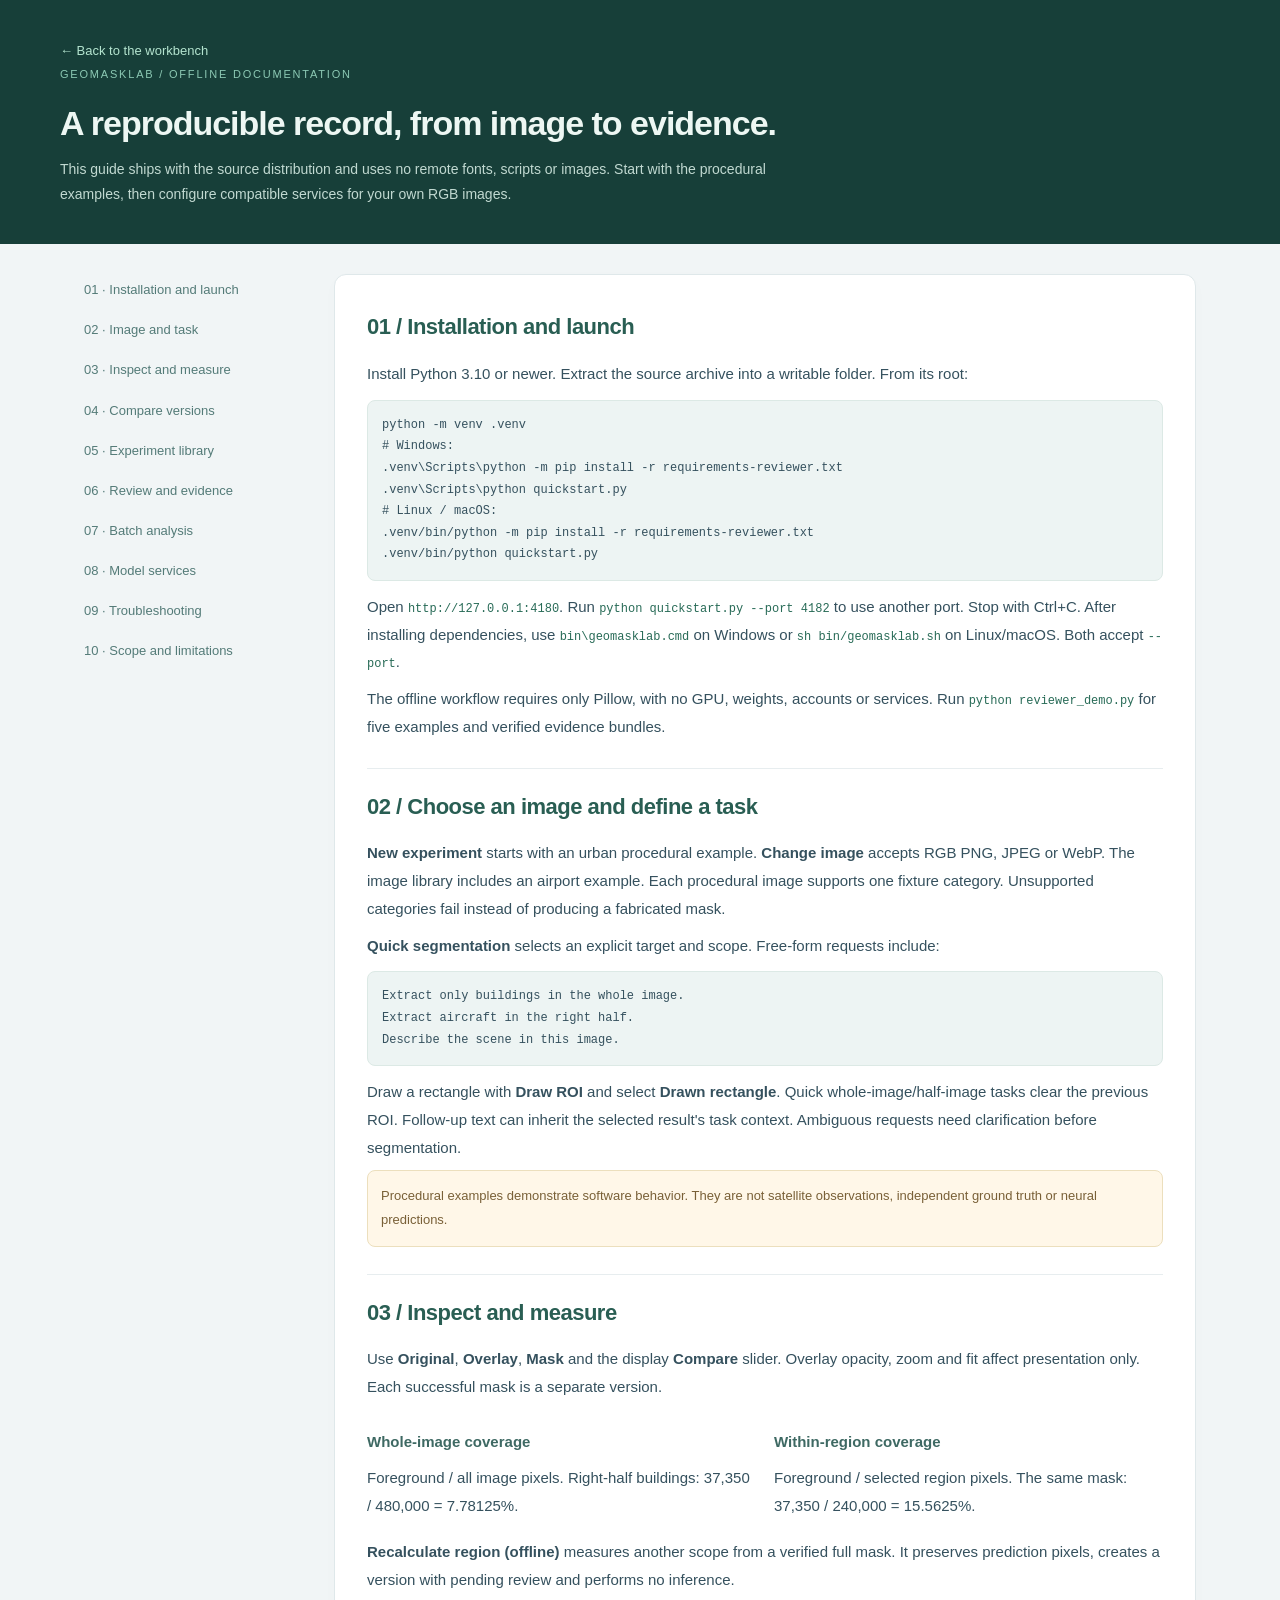
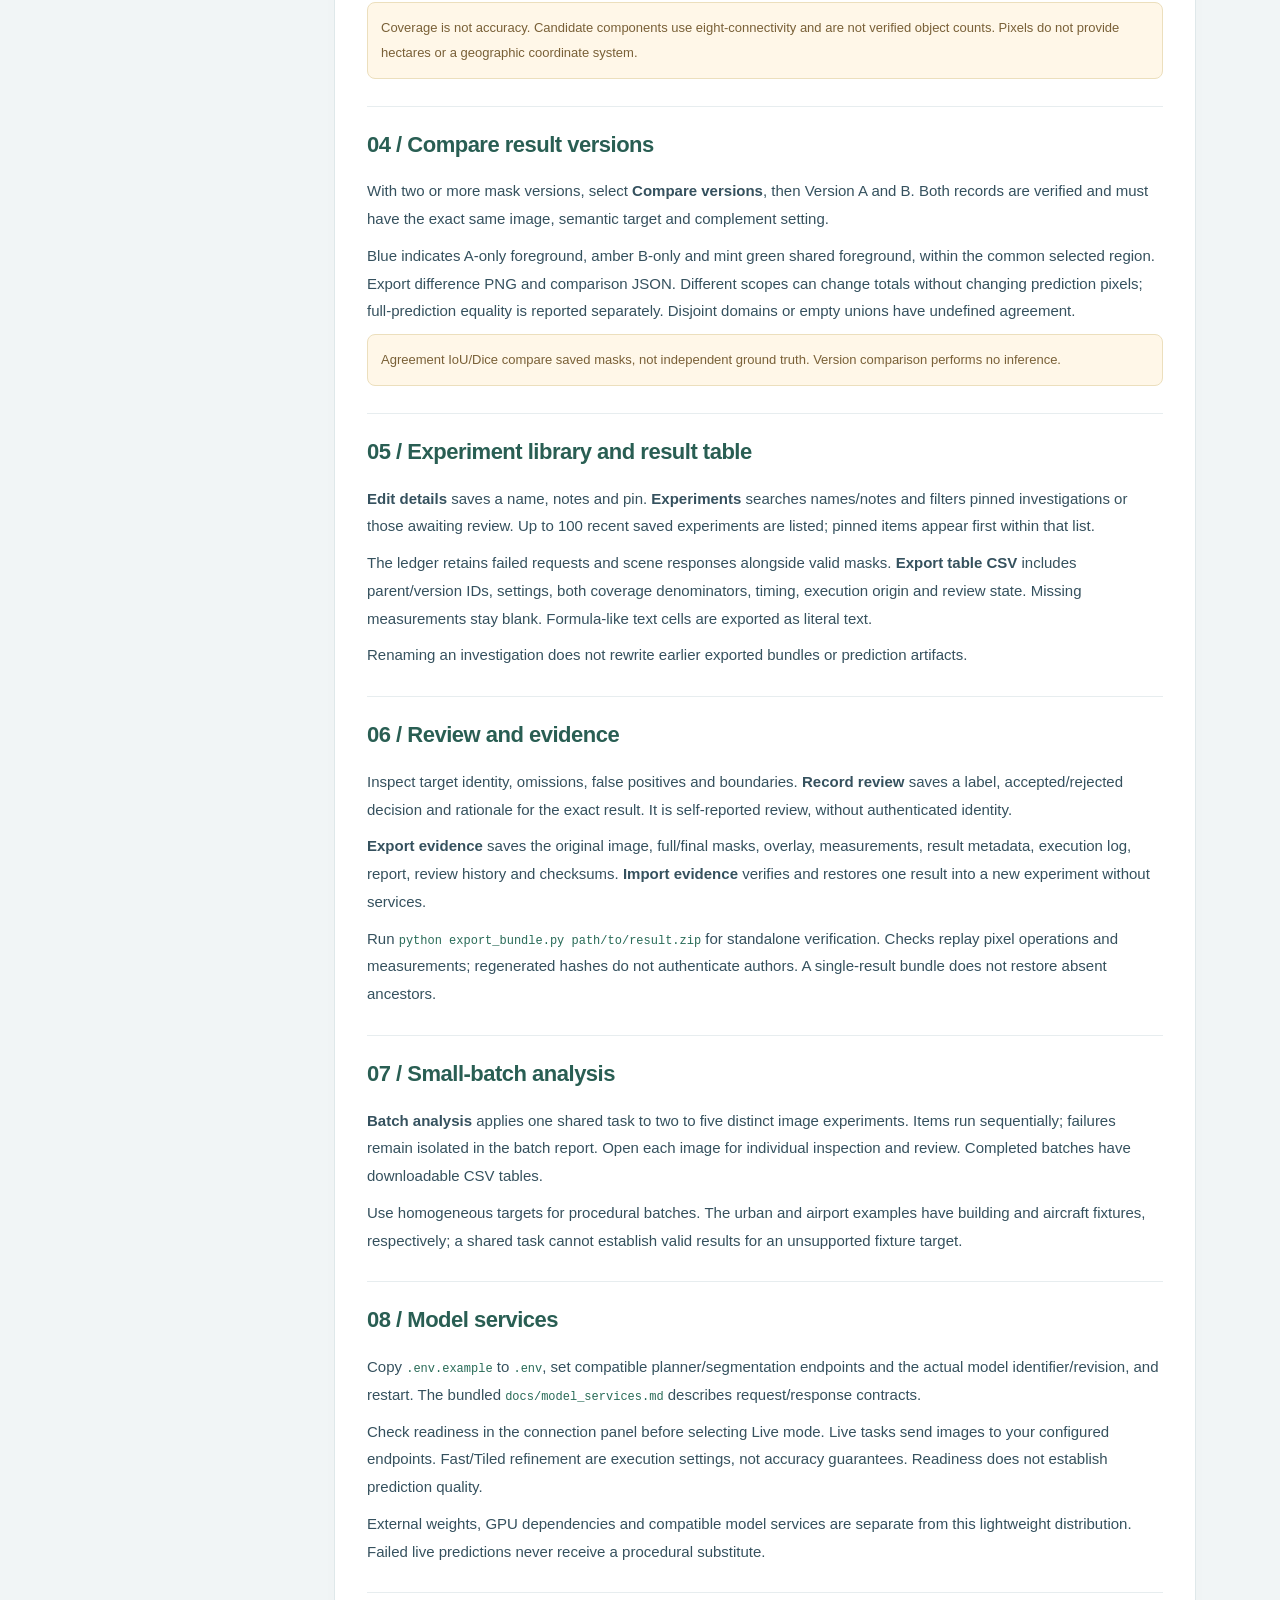
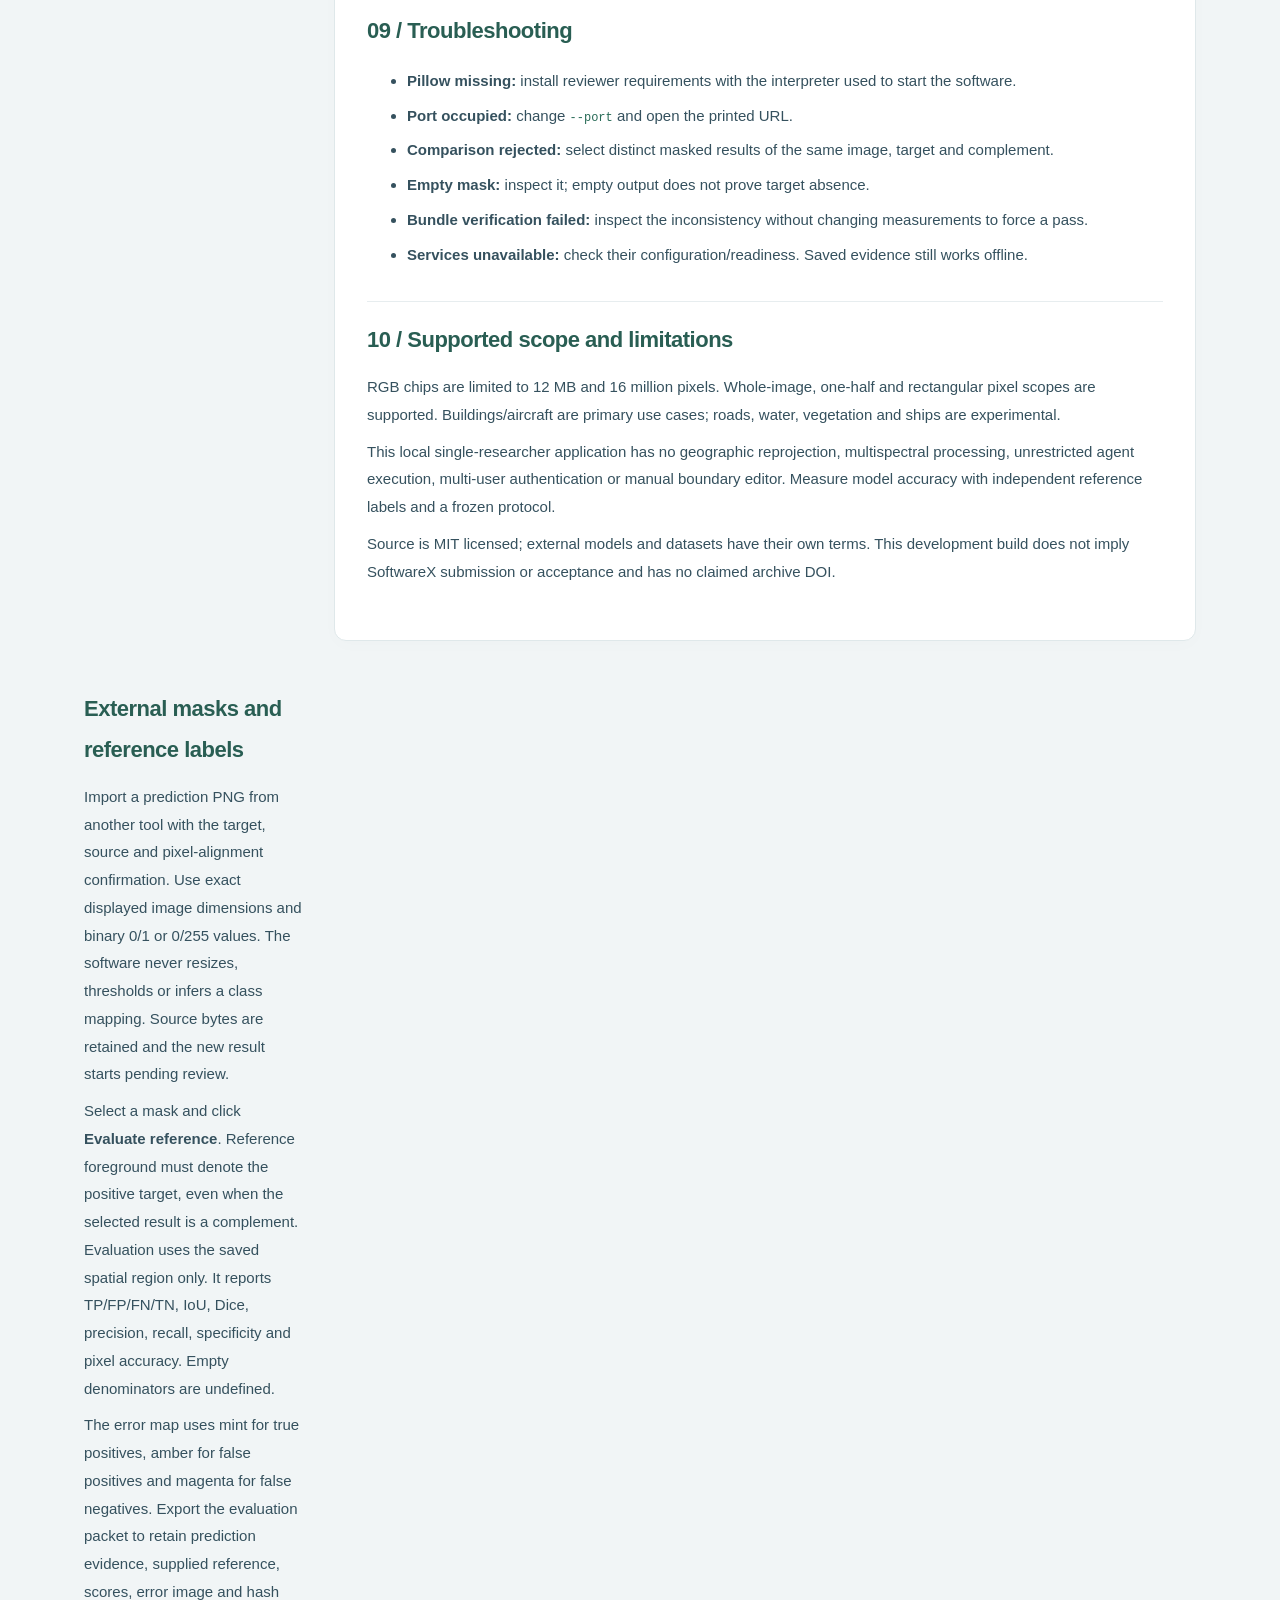
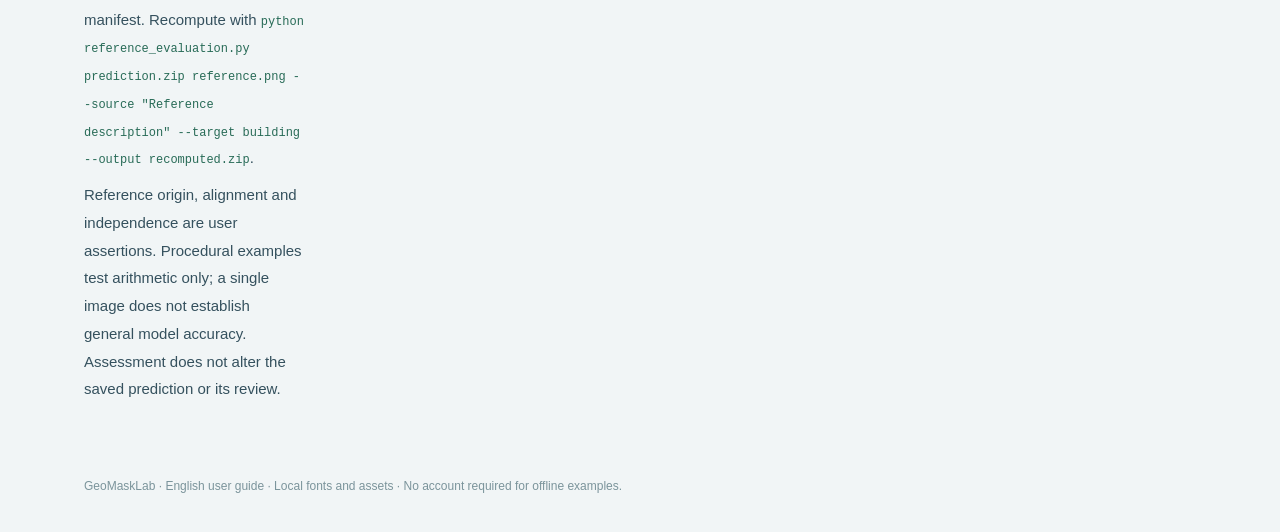
<file: web/help.html>
<!doctype html>
<html lang="en"><head><meta charset="utf-8"><meta name="viewport" content="width=device-width,initial-scale=1"><title>GeoMaskLab · Offline User Guide</title><style>
*{box-sizing:border-box}html{scroll-behavior:smooth}body{margin:0;background:#f1f5f6;color:#35515e;font:15px/1.85 Arial,Helvetica,sans-serif}a{color:#23795d}header{background:#173f39;color:#edf7f3;padding:36px max(24px,calc((100vw - 1160px)/2))}header a{color:#b4e4cf;text-decoration:none;font-size:13px}h1{font-size:34px;line-height:1.25;margin:18px 0 12px;letter-spacing:-1px}header p{font-size:14px;max-width:750px;color:#c1d9d1;margin:0}main{max-width:1160px;display:grid;grid-template-columns:220px minmax(0,1fr);gap:30px;margin:30px auto;padding:0 24px}nav{position:sticky;top:24px;align-self:start;display:grid;gap:8px;font-size:13px}nav a{text-decoration:none;padding:4px 0;color:#547b78}article{background:#fff;padding:14px 32px 28px;border:1px solid #dfe8ea;border-radius:12px;box-shadow:0 4px 18px #29484a04}section{padding:18px 0;border-bottom:1px solid #e7edef;scroll-margin-top:20px}section:last-child{border:0}h2{font-size:22px;color:#295e53;margin:0 0 12px;letter-spacing:-.5px}h3{font-size:15px;color:#3e6963;margin:18px 0 6px}p{margin:9px 0}li{margin:7px 0}pre{background:#edf4f3;border:1px solid #dce9e5;border-radius:8px;padding:14px;overflow:auto;font:12px/1.8 Consolas,monospace}code{font:12px/1.7 Consolas,monospace;color:#286b57}.note{background:#fff7e8;border:1px solid #ecdfbd;border-radius:8px;padding:13px;font-size:13px;color:#796037}.columns{display:grid;grid-template-columns:1fr 1fr;gap:18px}.badge{font-size:11px;text-transform:uppercase;letter-spacing:1.8px;color:#8cc9b4}footer{max-width:1160px;margin:0 auto;padding:15px 24px 35px;font-size:12px;color:#7b949b}:focus-visible{outline:3px solid #438ce0;outline-offset:4px}@media(max-width:760px){main{display:block;margin:18px auto;padding:0 14px}nav{position:static;grid-template-columns:1fr 1fr;margin-bottom:20px;gap:5px}article{padding:12px 20px}.columns{grid-template-columns:1fr}header{padding:28px 22px}h1{font-size:29px}body{font-size:14px}}@media(prefers-reduced-motion:reduce){html{scroll-behavior:auto}}
</style></head><body><header><a href="/">← Back to the workbench</a><div class="badge">GEOMASKLAB / OFFLINE DOCUMENTATION</div><h1>A reproducible record, from image to evidence.</h1><p>This guide ships with the source distribution and uses no remote fonts, scripts or images. Start with the procedural examples, then configure compatible services for your own RGB images.</p></header><main><nav aria-label="Guide contents"><a href="#start">01 · Installation and launch</a><a href="#task">02 · Image and task</a><a href="#inspect">03 · Inspect and measure</a><a href="#compare">04 · Compare versions</a><a href="#experiments">05 · Experiment library</a><a href="#review">06 · Review and evidence</a><a href="#batch">07 · Batch analysis</a><a href="#models">08 · Model services</a><a href="#errors">09 · Troubleshooting</a><a href="#boundaries">10 · Scope and limitations</a></nav><article>
<section id="start"><h2>01 / Installation and launch</h2><p>Install Python 3.10 or newer. Extract the source archive into a writable folder. From its root:</p><pre>python -m venv .venv
# Windows:
.venv\Scripts\python -m pip install -r requirements-reviewer.txt
.venv\Scripts\python quickstart.py
# Linux / macOS:
.venv/bin/python -m pip install -r requirements-reviewer.txt
.venv/bin/python quickstart.py</pre><p>Open <code>http://127.0.0.1:4180</code>. Run <code>python quickstart.py --port 4182</code> to use another port. Stop with Ctrl+C. After installing dependencies, use <code>bin\geomasklab.cmd</code> on Windows or <code>sh bin/geomasklab.sh</code> on Linux/macOS. Both accept <code>--port</code>.</p><p>The offline workflow requires only Pillow, with no GPU, weights, accounts or services. Run <code>python reviewer_demo.py</code> for five examples and verified evidence bundles.</p></section>
<section id="task"><h2>02 / Choose an image and define a task</h2><p><strong>New experiment</strong> starts with an urban procedural example. <strong>Change image</strong> accepts RGB PNG, JPEG or WebP. The image library includes an airport example. Each procedural image supports one fixture category. Unsupported categories fail instead of producing a fabricated mask.</p><p><strong>Quick segmentation</strong> selects an explicit target and scope. Free-form requests include:</p><pre>Extract only buildings in the whole image.
Extract aircraft in the right half.
Describe the scene in this image.</pre><p>Draw a rectangle with <strong>Draw ROI</strong> and select <strong>Drawn rectangle</strong>. Quick whole-image/half-image tasks clear the previous ROI. Follow-up text can inherit the selected result's task context. Ambiguous requests need clarification before segmentation.</p><p class="note">Procedural examples demonstrate software behavior. They are not satellite observations, independent ground truth or neural predictions.</p></section>
<section id="inspect"><h2>03 / Inspect and measure</h2><p>Use <strong>Original</strong>, <strong>Overlay</strong>, <strong>Mask</strong> and the display <strong>Compare</strong> slider. Overlay opacity, zoom and fit affect presentation only. Each successful mask is a separate version.</p><div class="columns"><div><h3>Whole-image coverage</h3><p>Foreground / all image pixels. Right-half buildings: 37,350 / 480,000 = 7.78125%.</p></div><div><h3>Within-region coverage</h3><p>Foreground / selected region pixels. The same mask: 37,350 / 240,000 = 15.5625%.</p></div></div><p><strong>Recalculate region (offline)</strong> measures another scope from a verified full mask. It preserves prediction pixels, creates a version with pending review and performs no inference.</p><p class="note">Coverage is not accuracy. Candidate components use eight-connectivity and are not verified object counts. Pixels do not provide hectares or a geographic coordinate system.</p></section>
<section id="compare"><h2>04 / Compare result versions</h2><p>With two or more mask versions, select <strong>Compare versions</strong>, then Version A and B. Both records are verified and must have the exact same image, semantic target and complement setting.</p><p>Blue indicates A-only foreground, amber B-only and mint green shared foreground, within the common selected region. Export difference PNG and comparison JSON. Different scopes can change totals without changing prediction pixels; full-prediction equality is reported separately. Disjoint domains or empty unions have undefined agreement.</p><p class="note">Agreement IoU/Dice compare saved masks, not independent ground truth. Version comparison performs no inference.</p></section>
<section id="experiments"><h2>05 / Experiment library and result table</h2><p><strong>Edit details</strong> saves a name, notes and pin. <strong>Experiments</strong> searches names/notes and filters pinned investigations or those awaiting review. Up to 100 recent saved experiments are listed; pinned items appear first within that list.</p><p>The ledger retains failed requests and scene responses alongside valid masks. <strong>Export table CSV</strong> includes parent/version IDs, settings, both coverage denominators, timing, execution origin and review state. Missing measurements stay blank. Formula-like text cells are exported as literal text.</p><p>Renaming an investigation does not rewrite earlier exported bundles or prediction artifacts.</p></section>
<section id="review"><h2>06 / Review and evidence</h2><p>Inspect target identity, omissions, false positives and boundaries. <strong>Record review</strong> saves a label, accepted/rejected decision and rationale for the exact result. It is self-reported review, without authenticated identity.</p><p><strong>Export evidence</strong> saves the original image, full/final masks, overlay, measurements, result metadata, execution log, report, review history and checksums. <strong>Import evidence</strong> verifies and restores one result into a new experiment without services.</p><p>Run <code>python export_bundle.py path/to/result.zip</code> for standalone verification. Checks replay pixel operations and measurements; regenerated hashes do not authenticate authors. A single-result bundle does not restore absent ancestors.</p></section>
<section id="batch"><h2>07 / Small-batch analysis</h2><p><strong>Batch analysis</strong> applies one shared task to two to five distinct image experiments. Items run sequentially; failures remain isolated in the batch report. Open each image for individual inspection and review. Completed batches have downloadable CSV tables.</p><p>Use homogeneous targets for procedural batches. The urban and airport examples have building and aircraft fixtures, respectively; a shared task cannot establish valid results for an unsupported fixture target.</p></section>
<section id="models"><h2>08 / Model services</h2><p>Copy <code>.env.example</code> to <code>.env</code>, set compatible planner/segmentation endpoints and the actual model identifier/revision, and restart. The bundled <code>docs/model_services.md</code> describes request/response contracts.</p><p>Check readiness in the connection panel before selecting Live mode. Live tasks send images to your configured endpoints. Fast/Tiled refinement are execution settings, not accuracy guarantees. Readiness does not establish prediction quality.</p><p>External weights, GPU dependencies and compatible model services are separate from this lightweight distribution. Failed live predictions never receive a procedural substitute.</p></section>
<section id="errors"><h2>09 / Troubleshooting</h2><ul><li><strong>Pillow missing:</strong> install reviewer requirements with the interpreter used to start the software.</li><li><strong>Port occupied:</strong> change <code>--port</code> and open the printed URL.</li><li><strong>Comparison rejected:</strong> select distinct masked results of the same image, target and complement.</li><li><strong>Empty mask:</strong> inspect it; empty output does not prove target absence.</li><li><strong>Bundle verification failed:</strong> inspect the inconsistency without changing measurements to force a pass.</li><li><strong>Services unavailable:</strong> check their configuration/readiness. Saved evidence still works offline.</li></ul></section>
<section id="boundaries"><h2>10 / Supported scope and limitations</h2><p>RGB chips are limited to 12 MB and 16 million pixels. Whole-image, one-half and rectangular pixel scopes are supported. Buildings/aircraft are primary use cases; roads, water, vegetation and ships are experimental.</p><p>This local single-researcher application has no geographic reprojection, multispectral processing, unrestricted agent execution, multi-user authentication or manual boundary editor. Measure model accuracy with independent reference labels and a frozen protocol.</p><p>Source is MIT licensed; external models and datasets have their own terms. This development build does not imply SoftwareX submission or acceptance and has no claimed archive DOI.</p></section>
</article><section id="reference"><h2>External masks and reference labels</h2><p>Import a prediction PNG from another tool with the target, source and pixel-alignment confirmation. Use exact displayed image dimensions and binary 0/1 or 0/255 values. The software never resizes, thresholds or infers a class mapping. Source bytes are retained and the new result starts pending review.</p><p>Select a mask and click <strong>Evaluate reference</strong>. Reference foreground must denote the positive target, even when the selected result is a complement. Evaluation uses the saved spatial region only. It reports TP/FP/FN/TN, IoU, Dice, precision, recall, specificity and pixel accuracy. Empty denominators are undefined.</p><p>The error map uses mint for true positives, amber for false positives and magenta for false negatives. Export the evaluation packet to retain prediction evidence, supplied reference, scores, error image and hash manifest. Recompute with <code>python reference_evaluation.py prediction.zip reference.png --source "Reference description" --target building --output recomputed.zip</code>.</p><p>Reference origin, alignment and independence are user assertions. Procedural examples test arithmetic only; a single image does not establish general model accuracy. Assessment does not alter the saved prediction or its review.</p></section></main><footer>GeoMaskLab · English user guide · Local fonts and assets · No account required for offline examples.</footer></body></html>
</file>
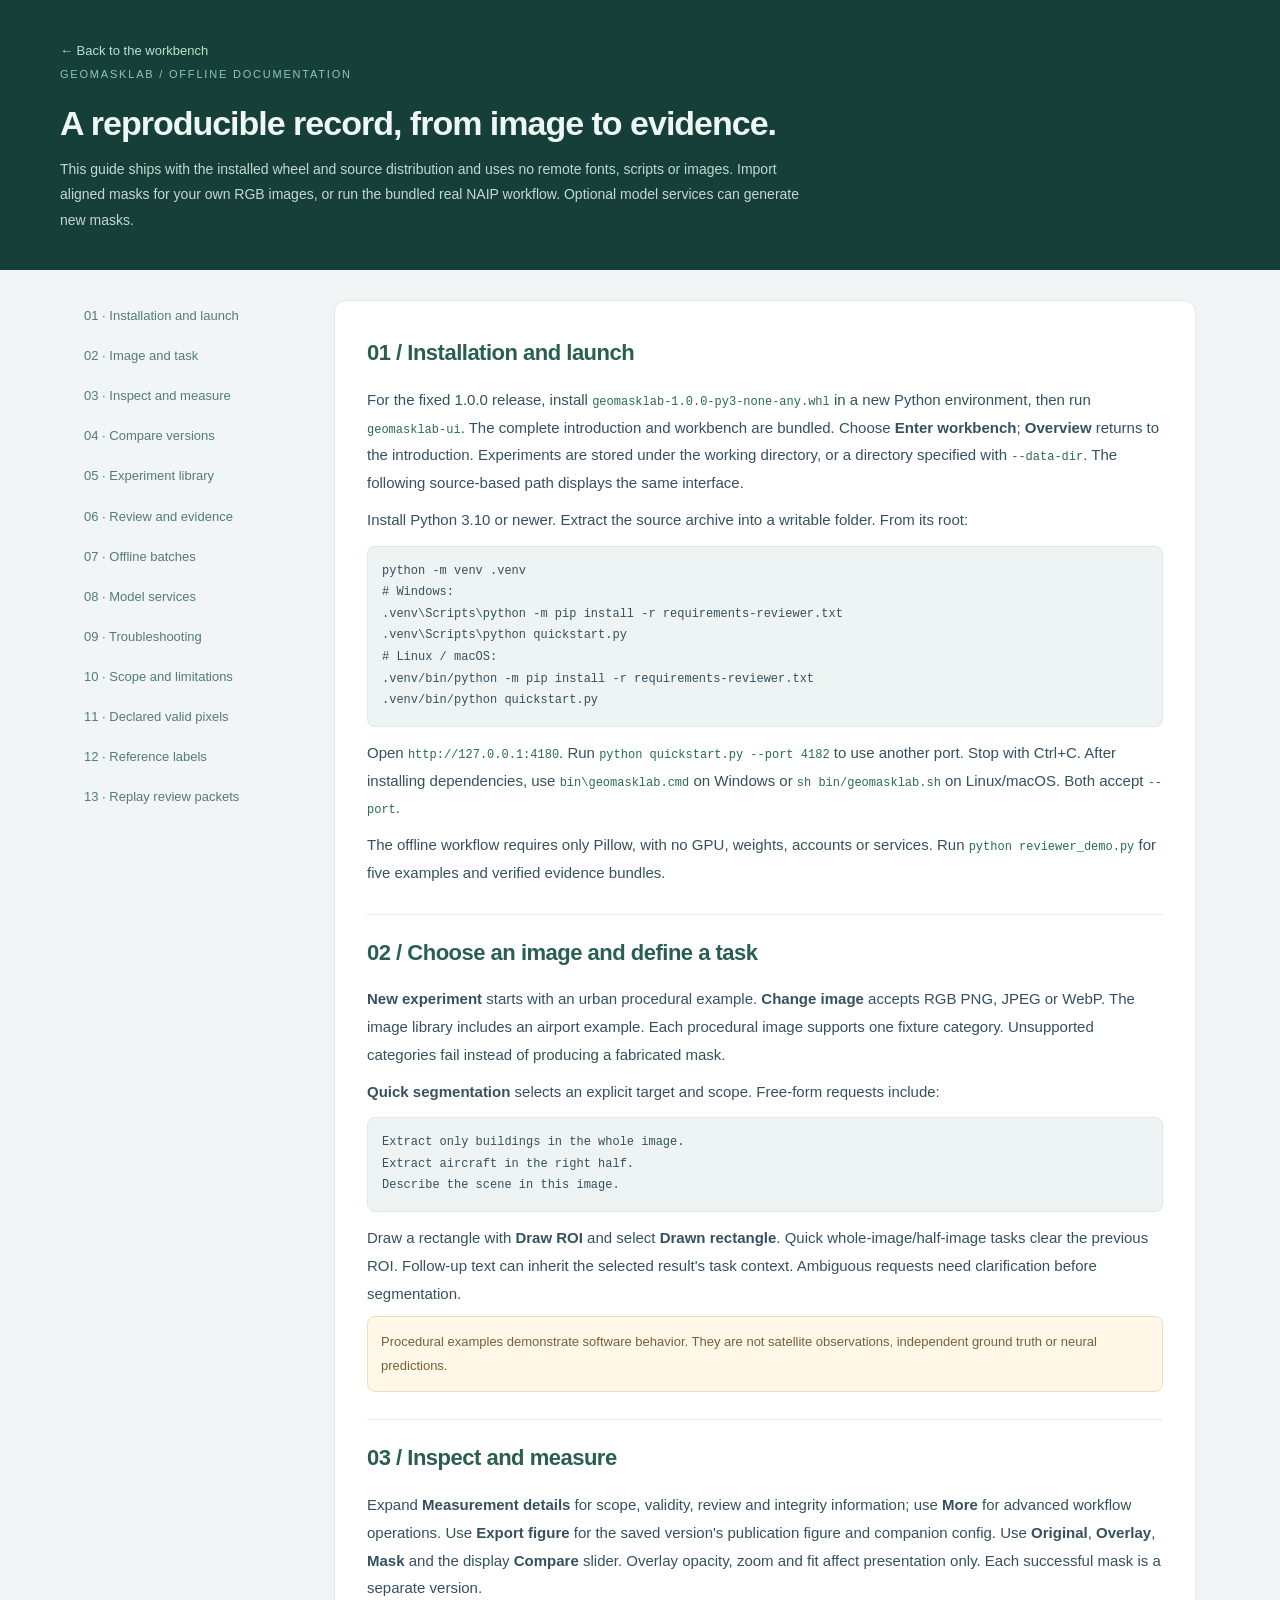
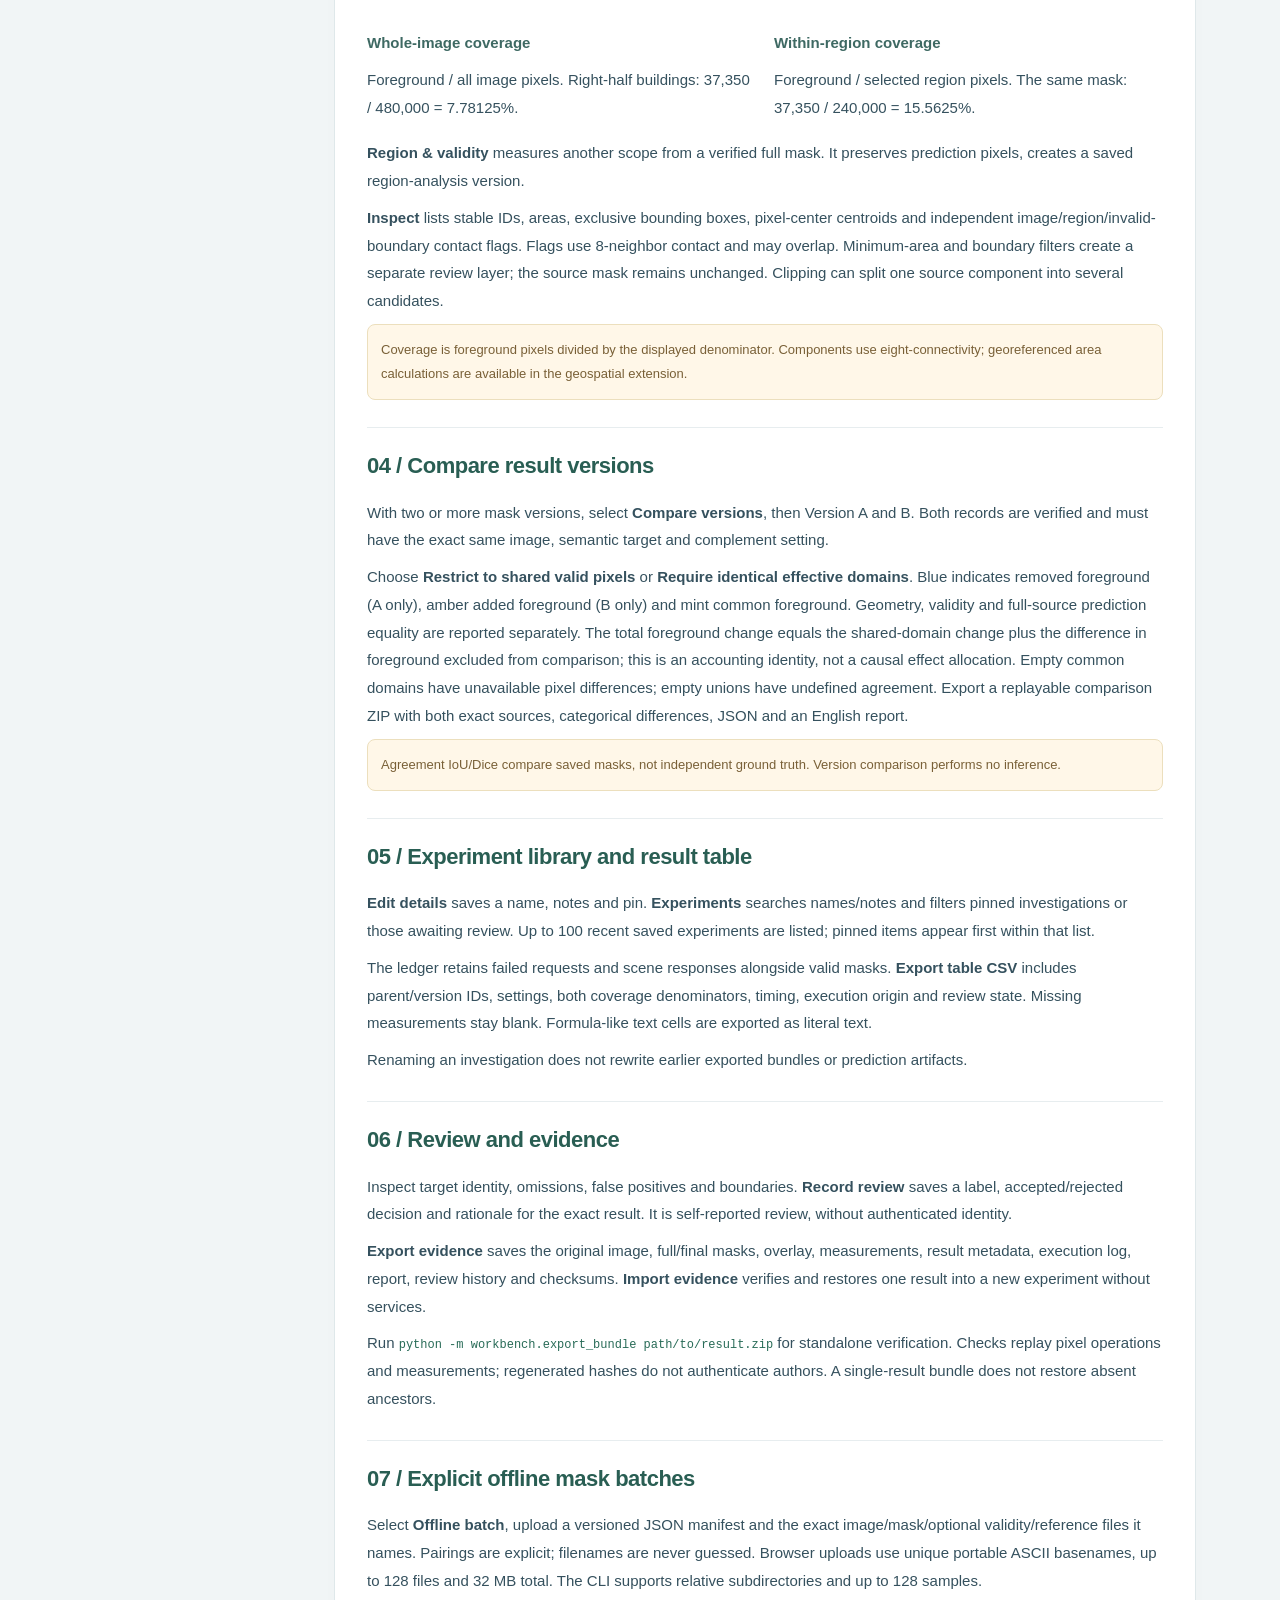
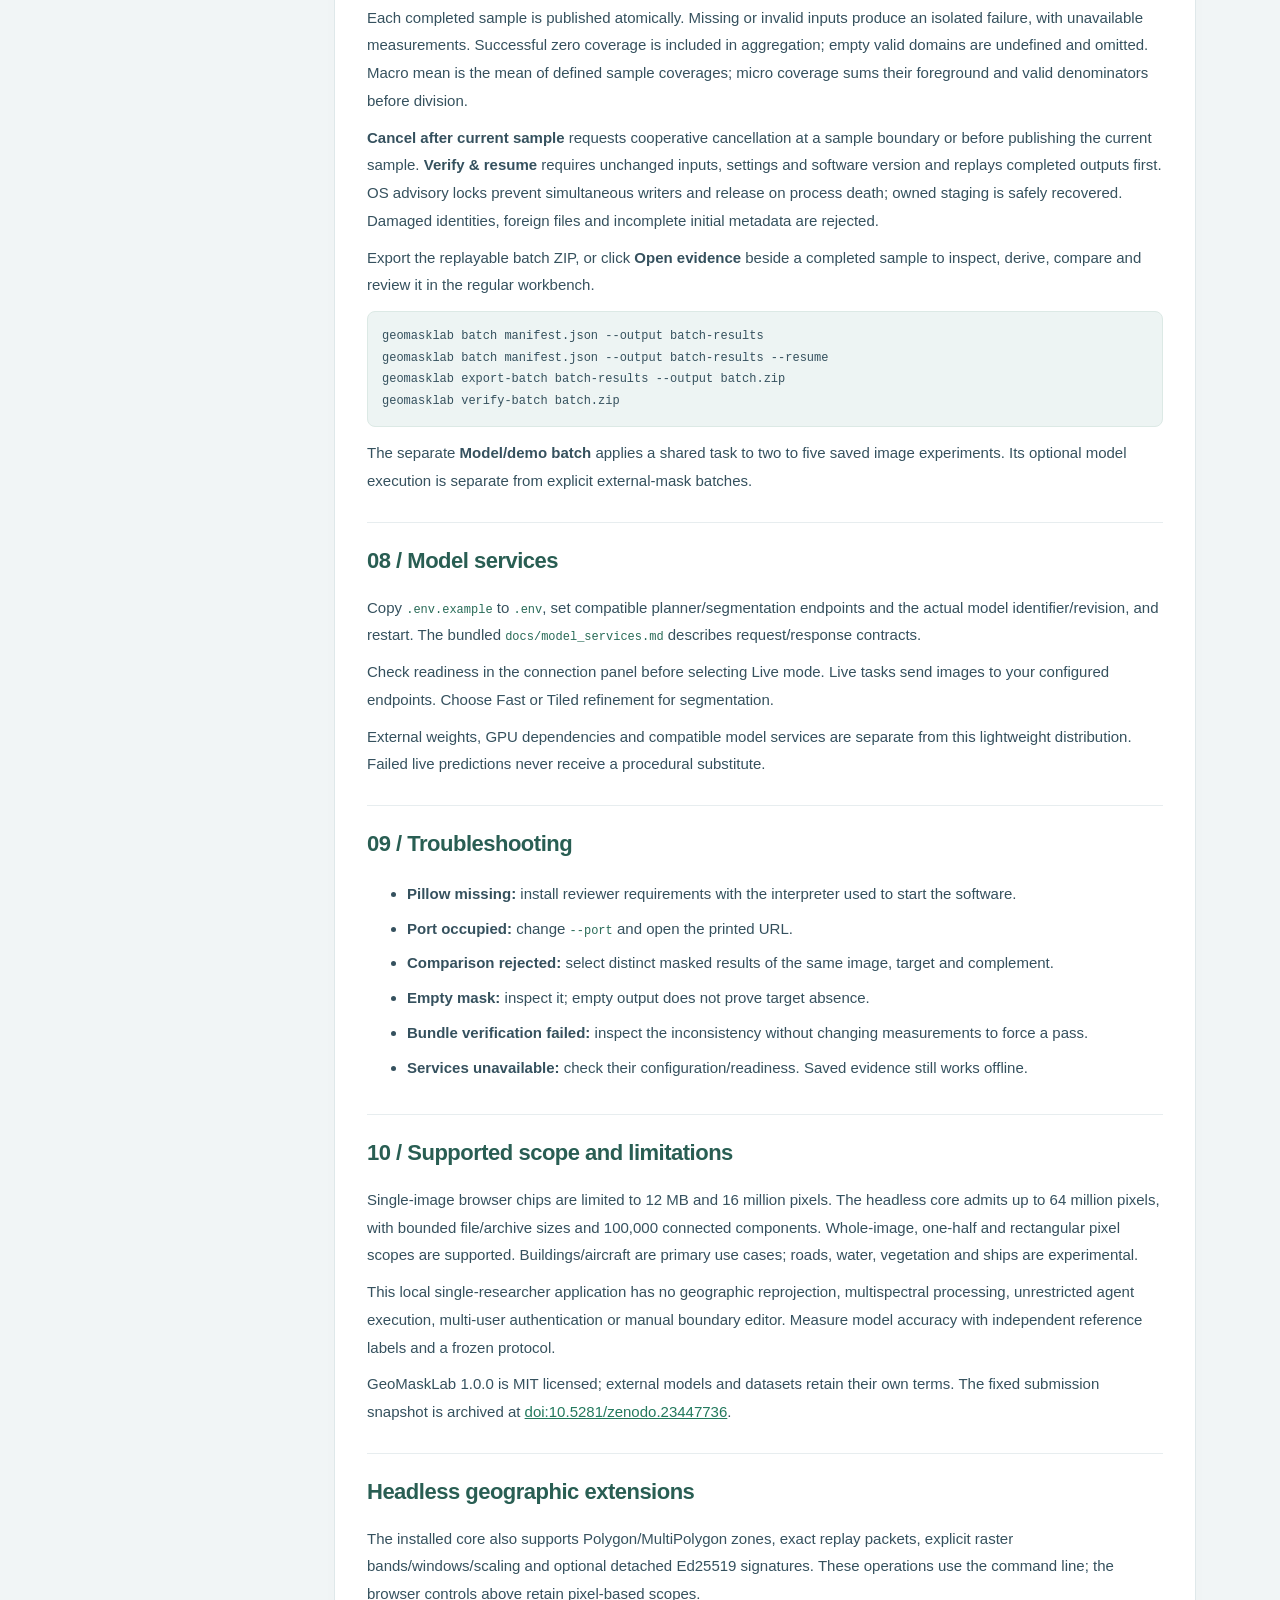
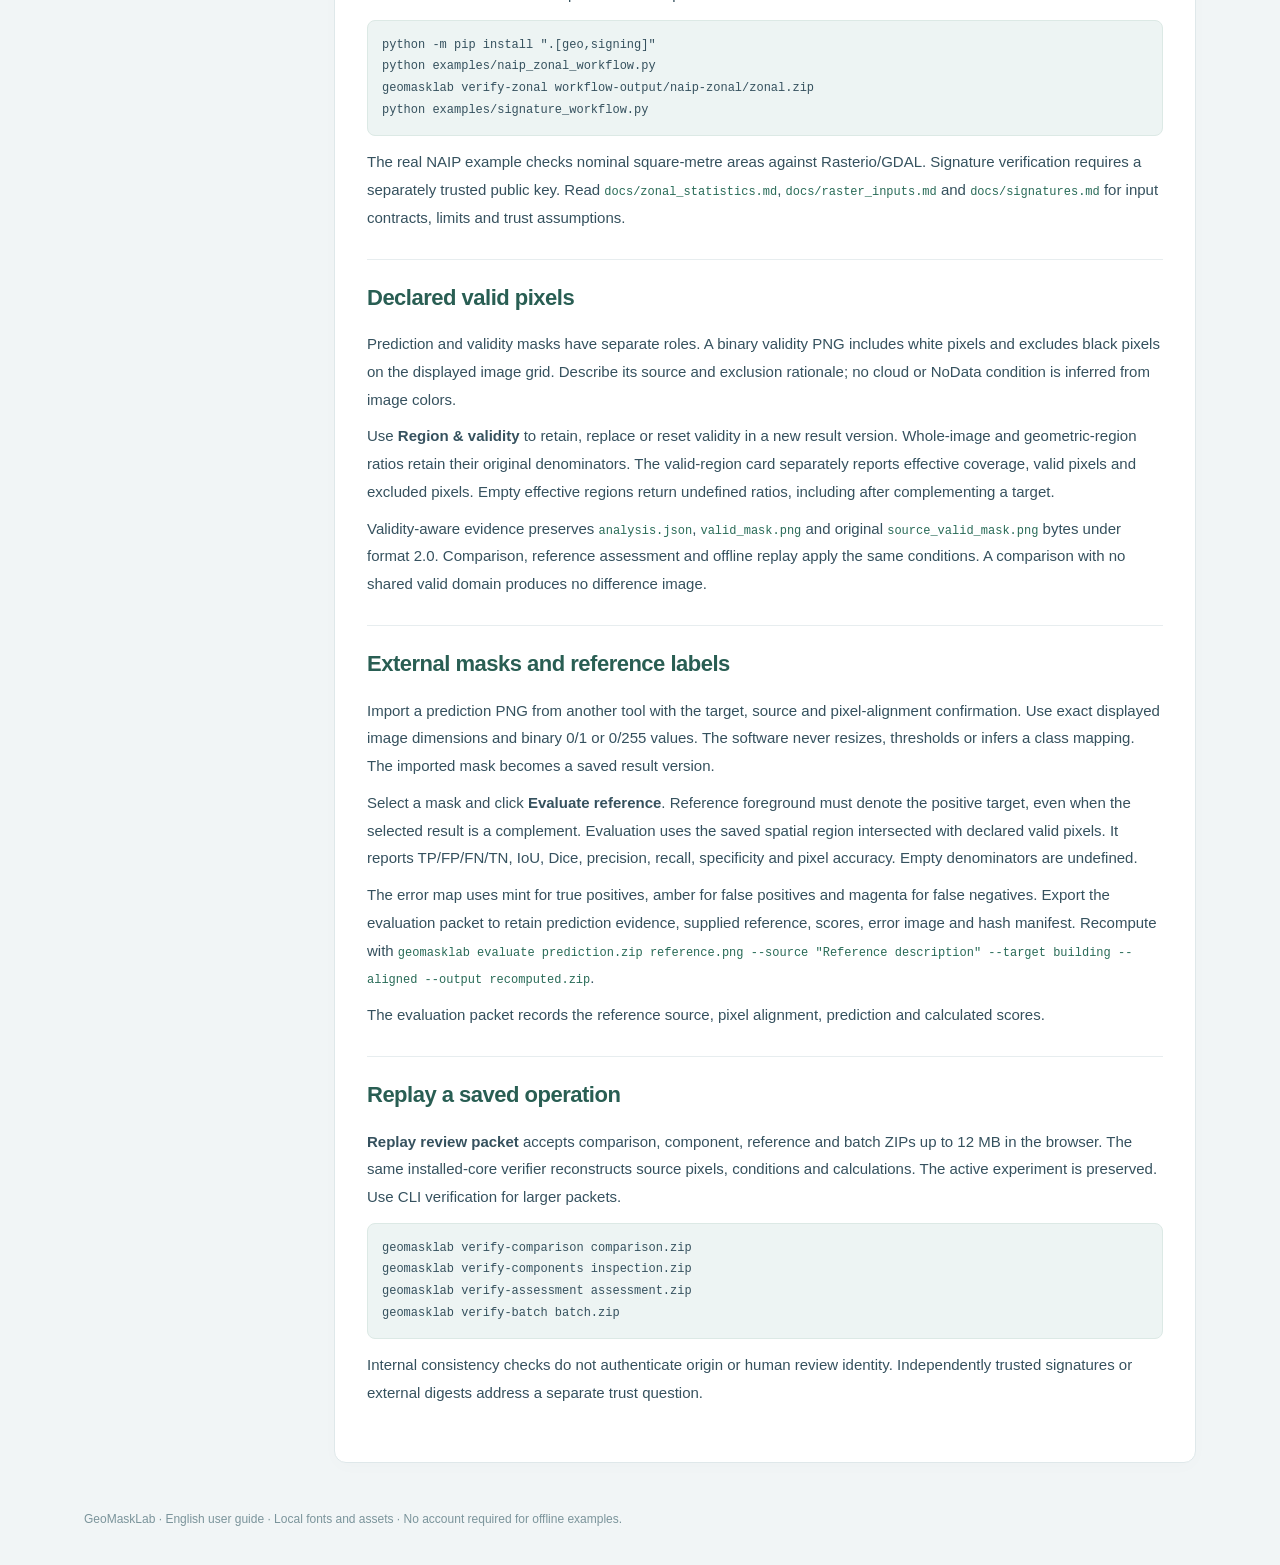
<file: workbench/web/help.html>
<!doctype html>
<html lang="en"><head><meta charset="utf-8"><meta name="viewport" content="width=device-width,initial-scale=1"><title>GeoMaskLab · Offline User Guide</title><style>
*{box-sizing:border-box}html{scroll-behavior:smooth}body{margin:0;background:#f1f5f6;color:#35515e;font:15px/1.85 Arial,Helvetica,sans-serif}a{color:#23795d}header{background:#173f39;color:#edf7f3;padding:36px max(24px,calc((100vw - 1160px)/2))}header a{color:#b4e4cf;text-decoration:none;font-size:13px}h1{font-size:34px;line-height:1.25;margin:18px 0 12px;letter-spacing:-1px}header p{font-size:14px;max-width:750px;color:#c1d9d1;margin:0}main{max-width:1160px;display:grid;grid-template-columns:220px minmax(0,1fr);gap:30px;margin:30px auto;padding:0 24px}nav{position:sticky;top:24px;align-self:start;display:grid;gap:8px;font-size:13px}nav a{text-decoration:none;padding:4px 0;color:#547b78}article{background:#fff;padding:14px 32px 28px;border:1px solid #dfe8ea;border-radius:12px;box-shadow:0 4px 18px #29484a04}section{padding:18px 0;border-bottom:1px solid #e7edef;scroll-margin-top:20px}section:last-child{border:0}h2{font-size:22px;color:#295e53;margin:0 0 12px;letter-spacing:-.5px}h3{font-size:15px;color:#3e6963;margin:18px 0 6px}p{margin:9px 0}li{margin:7px 0}pre{background:#edf4f3;border:1px solid #dce9e5;border-radius:8px;padding:14px;overflow:auto;font:12px/1.8 Consolas,monospace}code{font:12px/1.7 Consolas,monospace;color:#286b57}.note{background:#fff7e8;border:1px solid #ecdfbd;border-radius:8px;padding:13px;font-size:13px;color:#796037}.columns{display:grid;grid-template-columns:1fr 1fr;gap:18px}.badge{font-size:11px;text-transform:uppercase;letter-spacing:1.8px;color:#8cc9b4}footer{max-width:1160px;margin:0 auto;padding:15px 24px 35px;font-size:12px;color:#7b949b}:focus-visible{outline:3px solid #438ce0;outline-offset:4px}@media(max-width:760px){main{display:block;margin:18px auto;padding:0 14px}nav{position:static;grid-template-columns:1fr 1fr;margin-bottom:20px;gap:5px}article{padding:12px 20px}.columns{grid-template-columns:1fr}header{padding:28px 22px}h1{font-size:29px}body{font-size:14px}}@media(prefers-reduced-motion:reduce){html{scroll-behavior:auto}}
</style></head><body><header><a href="/">← Back to the workbench</a><div class="badge">GEOMASKLAB / OFFLINE DOCUMENTATION</div><h1>A reproducible record, from image to evidence.</h1><p>This guide ships with the installed wheel and source distribution and uses no remote fonts, scripts or images. Import aligned masks for your own RGB images, or run the bundled real NAIP workflow. Optional model services can generate new masks.</p></header><main><nav aria-label="Guide contents"><a href="#start">01 · Installation and launch</a><a href="#task">02 · Image and task</a><a href="#inspect">03 · Inspect and measure</a><a href="#compare">04 · Compare versions</a><a href="#experiments">05 · Experiment library</a><a href="#review">06 · Review and evidence</a><a href="#batch">07 · Offline batches</a><a href="#models">08 · Model services</a><a href="#errors">09 · Troubleshooting</a><a href="#boundaries">10 · Scope and limitations</a><a href="#validity">11 · Declared valid pixels</a><a href="#reference">12 · Reference labels</a><a href="#packet-replay">13 · Replay review packets</a></nav><article>
<section id="start"><h2>01 / Installation and launch</h2><p>For the fixed 1.0.0 release, install <code>geomasklab-1.0.0-py3-none-any.whl</code> in a new Python environment, then run <code>geomasklab-ui</code>. The complete introduction and workbench are bundled. Choose <strong>Enter workbench</strong>; <strong>Overview</strong> returns to the introduction. Experiments are stored under the working directory, or a directory specified with <code>--data-dir</code>. The following source-based path displays the same interface.</p><p>Install Python 3.10 or newer. Extract the source archive into a writable folder. From its root:</p><pre>python -m venv .venv
# Windows:
.venv\Scripts\python -m pip install -r requirements-reviewer.txt
.venv\Scripts\python quickstart.py
# Linux / macOS:
.venv/bin/python -m pip install -r requirements-reviewer.txt
.venv/bin/python quickstart.py</pre><p>Open <code>http://127.0.0.1:4180</code>. Run <code>python quickstart.py --port 4182</code> to use another port. Stop with Ctrl+C. After installing dependencies, use <code>bin\geomasklab.cmd</code> on Windows or <code>sh bin/geomasklab.sh</code> on Linux/macOS. Both accept <code>--port</code>.</p><p>The offline workflow requires only Pillow, with no GPU, weights, accounts or services. Run <code>python reviewer_demo.py</code> for five examples and verified evidence bundles.</p></section>
<section id="task"><h2>02 / Choose an image and define a task</h2><p><strong>New experiment</strong> starts with an urban procedural example. <strong>Change image</strong> accepts RGB PNG, JPEG or WebP. The image library includes an airport example. Each procedural image supports one fixture category. Unsupported categories fail instead of producing a fabricated mask.</p><p><strong>Quick segmentation</strong> selects an explicit target and scope. Free-form requests include:</p><pre>Extract only buildings in the whole image.
Extract aircraft in the right half.
Describe the scene in this image.</pre><p>Draw a rectangle with <strong>Draw ROI</strong> and select <strong>Drawn rectangle</strong>. Quick whole-image/half-image tasks clear the previous ROI. Follow-up text can inherit the selected result's task context. Ambiguous requests need clarification before segmentation.</p><p class="note">Procedural examples demonstrate software behavior. They are not satellite observations, independent ground truth or neural predictions.</p></section>
<section id="inspect"><h2>03 / Inspect and measure</h2><p>Expand <strong>Measurement details</strong> for scope, validity, review and integrity information; use <strong>More</strong> for advanced workflow operations. Use <strong>Export figure</strong> for the saved version's publication figure and companion config. Use <strong>Original</strong>, <strong>Overlay</strong>, <strong>Mask</strong> and the display <strong>Compare</strong> slider. Overlay opacity, zoom and fit affect presentation only. Each successful mask is a separate version.</p><div class="columns"><div><h3>Whole-image coverage</h3><p>Foreground / all image pixels. Right-half buildings: 37,350 / 480,000 = 7.78125%.</p></div><div><h3>Within-region coverage</h3><p>Foreground / selected region pixels. The same mask: 37,350 / 240,000 = 15.5625%.</p></div></div><p><strong>Region &amp; validity</strong> measures another scope from a verified full mask. It preserves prediction pixels, creates a saved region-analysis version.</p><p><strong>Inspect</strong> lists stable IDs, areas, exclusive bounding boxes, pixel-center centroids and independent image/region/invalid-boundary contact flags. Flags use 8-neighbor contact and may overlap. Minimum-area and boundary filters create a separate review layer; the source mask remains unchanged. Clipping can split one source component into several candidates.</p><p class="note">Coverage is foreground pixels divided by the displayed denominator. Components use eight-connectivity; georeferenced area calculations are available in the geospatial extension.</p></section>
<section id="compare"><h2>04 / Compare result versions</h2><p>With two or more mask versions, select <strong>Compare versions</strong>, then Version A and B. Both records are verified and must have the exact same image, semantic target and complement setting.</p><p>Choose <strong>Restrict to shared valid pixels</strong> or <strong>Require identical effective domains</strong>. Blue indicates removed foreground (A only), amber added foreground (B only) and mint common foreground. Geometry, validity and full-source prediction equality are reported separately. The total foreground change equals the shared-domain change plus the difference in foreground excluded from comparison; this is an accounting identity, not a causal effect allocation. Empty common domains have unavailable pixel differences; empty unions have undefined agreement. Export a replayable comparison ZIP with both exact sources, categorical differences, JSON and an English report.</p><p class="note">Agreement IoU/Dice compare saved masks, not independent ground truth. Version comparison performs no inference.</p></section>
<section id="experiments"><h2>05 / Experiment library and result table</h2><p><strong>Edit details</strong> saves a name, notes and pin. <strong>Experiments</strong> searches names/notes and filters pinned investigations or those awaiting review. Up to 100 recent saved experiments are listed; pinned items appear first within that list.</p><p>The ledger retains failed requests and scene responses alongside valid masks. <strong>Export table CSV</strong> includes parent/version IDs, settings, both coverage denominators, timing, execution origin and review state. Missing measurements stay blank. Formula-like text cells are exported as literal text.</p><p>Renaming an investigation does not rewrite earlier exported bundles or prediction artifacts.</p></section>
<section id="review"><h2>06 / Review and evidence</h2><p>Inspect target identity, omissions, false positives and boundaries. <strong>Record review</strong> saves a label, accepted/rejected decision and rationale for the exact result. It is self-reported review, without authenticated identity.</p><p><strong>Export evidence</strong> saves the original image, full/final masks, overlay, measurements, result metadata, execution log, report, review history and checksums. <strong>Import evidence</strong> verifies and restores one result into a new experiment without services.</p><p>Run <code>python -m workbench.export_bundle path/to/result.zip</code> for standalone verification. Checks replay pixel operations and measurements; regenerated hashes do not authenticate authors. A single-result bundle does not restore absent ancestors.</p></section>
<section id="batch"><h2>07 / Explicit offline mask batches</h2><p>Select <strong>Offline batch</strong>, upload a versioned JSON manifest and the exact image/mask/optional validity/reference files it names. Pairings are explicit; filenames are never guessed. Browser uploads use unique portable ASCII basenames, up to 128 files and 32 MB total. The CLI supports relative subdirectories and up to 128 samples.</p><p>Each completed sample is published atomically. Missing or invalid inputs produce an isolated failure, with unavailable measurements. Successful zero coverage is included in aggregation; empty valid domains are undefined and omitted. Macro mean is the mean of defined sample coverages; micro coverage sums their foreground and valid denominators before division.</p><p><strong>Cancel after current sample</strong> requests cooperative cancellation at a sample boundary or before publishing the current sample. <strong>Verify &amp; resume</strong> requires unchanged inputs, settings and software version and replays completed outputs first. OS advisory locks prevent simultaneous writers and release on process death; owned staging is safely recovered. Damaged identities, foreign files and incomplete initial metadata are rejected.</p><p>Export the replayable batch ZIP, or click <strong>Open evidence</strong> beside a completed sample to inspect, derive, compare and review it in the regular workbench.</p><pre>geomasklab batch manifest.json --output batch-results
geomasklab batch manifest.json --output batch-results --resume
geomasklab export-batch batch-results --output batch.zip
geomasklab verify-batch batch.zip</pre><p>The separate <strong>Model/demo batch</strong> applies a shared task to two to five saved image experiments. Its optional model execution is separate from explicit external-mask batches.</p></section><section id="models"><h2>08 / Model services</h2><p>Copy <code>.env.example</code> to <code>.env</code>, set compatible planner/segmentation endpoints and the actual model identifier/revision, and restart. The bundled <code>docs/model_services.md</code> describes request/response contracts.</p><p>Check readiness in the connection panel before selecting Live mode. Live tasks send images to your configured endpoints. Choose Fast or Tiled refinement for segmentation.</p><p>External weights, GPU dependencies and compatible model services are separate from this lightweight distribution. Failed live predictions never receive a procedural substitute.</p></section>
<section id="errors"><h2>09 / Troubleshooting</h2><ul><li><strong>Pillow missing:</strong> install reviewer requirements with the interpreter used to start the software.</li><li><strong>Port occupied:</strong> change <code>--port</code> and open the printed URL.</li><li><strong>Comparison rejected:</strong> select distinct masked results of the same image, target and complement.</li><li><strong>Empty mask:</strong> inspect it; empty output does not prove target absence.</li><li><strong>Bundle verification failed:</strong> inspect the inconsistency without changing measurements to force a pass.</li><li><strong>Services unavailable:</strong> check their configuration/readiness. Saved evidence still works offline.</li></ul></section>
<section id="boundaries"><h2>10 / Supported scope and limitations</h2><p>Single-image browser chips are limited to 12 MB and 16 million pixels. The headless core admits up to 64 million pixels, with bounded file/archive sizes and 100,000 connected components. Whole-image, one-half and rectangular pixel scopes are supported. Buildings/aircraft are primary use cases; roads, water, vegetation and ships are experimental.</p><p>This local single-researcher application has no geographic reprojection, multispectral processing, unrestricted agent execution, multi-user authentication or manual boundary editor. Measure model accuracy with independent reference labels and a frozen protocol.</p><p>GeoMaskLab 1.0.0 is MIT licensed; external models and datasets retain their own terms. The fixed submission snapshot is archived at <a href="https://doi.org/10.5281/zenodo.23447736" target="_blank" rel="noopener">doi:10.5281/zenodo.23447736</a>.</p></section>
<section id="geospatial-core"><h2>Headless geographic extensions</h2><p>The installed core also supports Polygon/MultiPolygon zones, exact replay packets, explicit raster bands/windows/scaling and optional detached Ed25519 signatures. These operations use the command line; the browser controls above retain pixel-based scopes.</p><pre>python -m pip install &quot;.[geo,signing]&quot;
python examples/naip_zonal_workflow.py
geomasklab verify-zonal workflow-output/naip-zonal/zonal.zip
python examples/signature_workflow.py</pre><p>The real NAIP example checks nominal square-metre areas against Rasterio/GDAL. Signature verification requires a separately trusted public key. Read <code>docs/zonal_statistics.md</code>, <code>docs/raster_inputs.md</code> and <code>docs/signatures.md</code> for input contracts, limits and trust assumptions.</p></section><section id="validity"><h2>Declared valid pixels</h2><p>Prediction and validity masks have separate roles. A binary validity PNG includes white pixels and excludes black pixels on the displayed image grid. Describe its source and exclusion rationale; no cloud or NoData condition is inferred from image colors.</p><p>Use <strong>Region &amp; validity</strong> to retain, replace or reset validity in a new result version. Whole-image and geometric-region ratios retain their original denominators. The valid-region card separately reports effective coverage, valid pixels and excluded pixels. Empty effective regions return undefined ratios, including after complementing a target.</p><p>Validity-aware evidence preserves <code>analysis.json</code>, <code>valid_mask.png</code> and original <code>source_valid_mask.png</code> bytes under format 2.0. Comparison, reference assessment and offline replay apply the same conditions. A comparison with no shared valid domain produces no difference image.</p></section><section id="reference"><h2>External masks and reference labels</h2><p>Import a prediction PNG from another tool with the target, source and pixel-alignment confirmation. Use exact displayed image dimensions and binary 0/1 or 0/255 values. The software never resizes, thresholds or infers a class mapping. The imported mask becomes a saved result version.</p><p>Select a mask and click <strong>Evaluate reference</strong>. Reference foreground must denote the positive target, even when the selected result is a complement. Evaluation uses the saved spatial region intersected with declared valid pixels. It reports TP/FP/FN/TN, IoU, Dice, precision, recall, specificity and pixel accuracy. Empty denominators are undefined.</p><p>The error map uses mint for true positives, amber for false positives and magenta for false negatives. Export the evaluation packet to retain prediction evidence, supplied reference, scores, error image and hash manifest. Recompute with <code>geomasklab evaluate prediction.zip reference.png --source "Reference description" --target building --aligned --output recomputed.zip</code>.</p><p>The evaluation packet records the reference source, pixel alignment, prediction and calculated scores.</p></section><section id="packet-replay"><h2>Replay a saved operation</h2><p><strong>Replay review packet</strong> accepts comparison, component, reference and batch ZIPs up to 12 MB in the browser. The same installed-core verifier reconstructs source pixels, conditions and calculations. The active experiment is preserved. Use CLI verification for larger packets.</p><pre>geomasklab verify-comparison comparison.zip
geomasklab verify-components inspection.zip
geomasklab verify-assessment assessment.zip
geomasklab verify-batch batch.zip</pre><p>Internal consistency checks do not authenticate origin or human review identity. Independently trusted signatures or external digests address a separate trust question.</p></section></article></main><footer>GeoMaskLab · English user guide · Local fonts and assets · No account required for offline examples.</footer></body></html>
</file>
